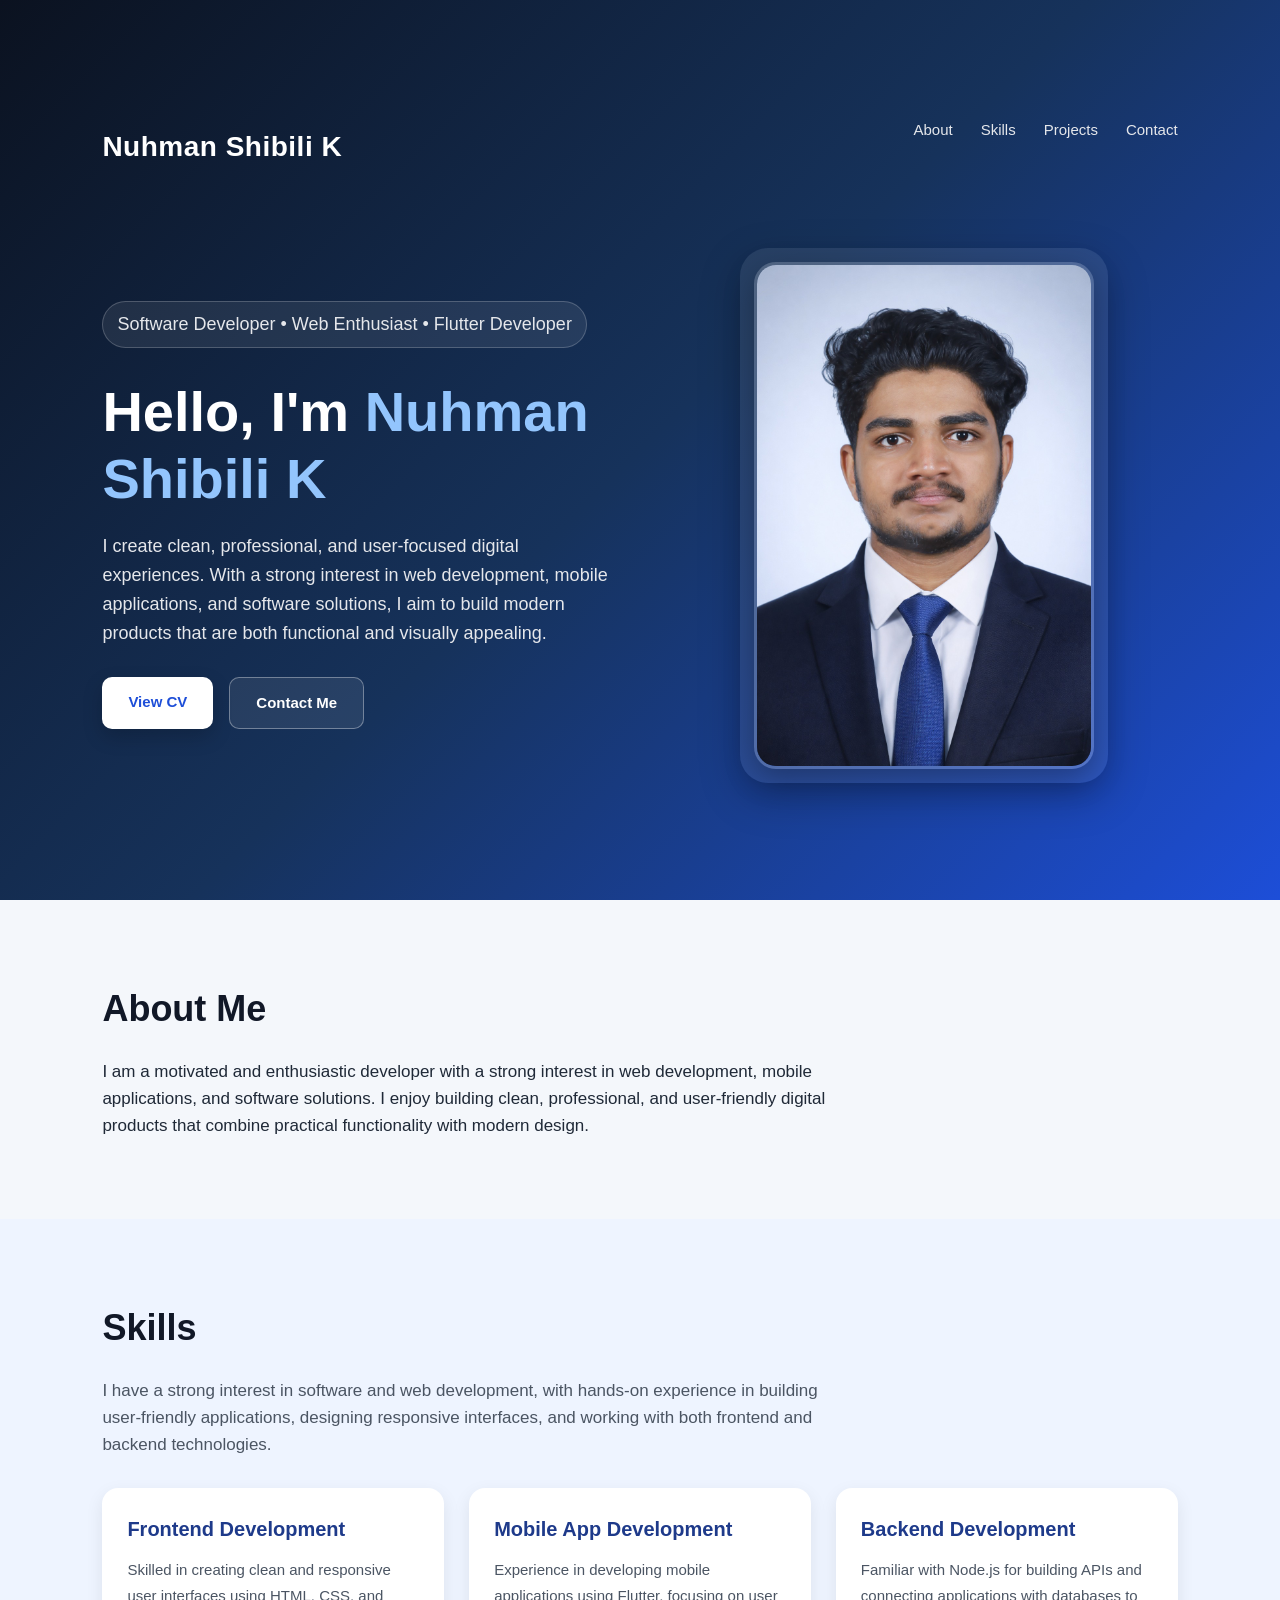
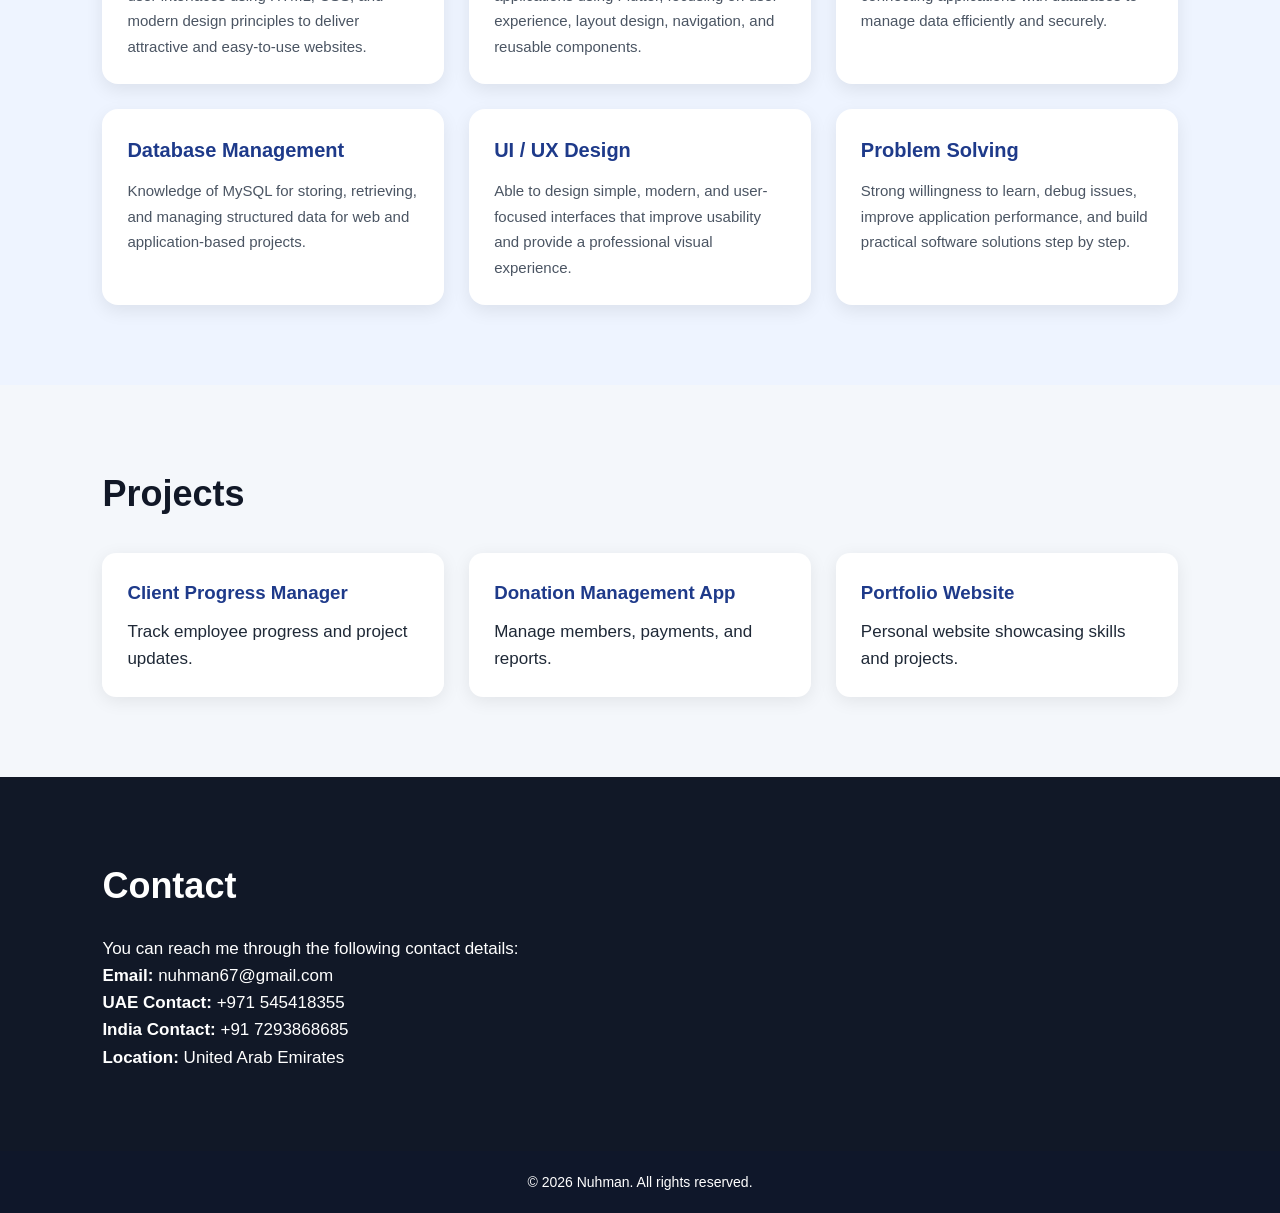
<file: index.html>
<!DOCTYPE html>
<html lang="en">
<head>
  <meta charset="UTF-8" />
  <meta name="viewport" content="width=device-width, initial-scale=1.0" />
  <title>Nuhman Shibili K | Personal Website</title>
  <link rel="stylesheet" href="style.css" />
</head>
<body>

 <header class="hero">
  <nav class="navbar">
    <div class="logo">Nuhman Shibili K</div>
    <ul class="nav-links">
      <li><a href="#about">About</a></li>
      <li><a href="#skills">Skills</a></li>
      <li><a href="#projects">Projects</a></li>
      <li><a href="#contact">Contact</a></li>
    </ul>
  </nav>

  <div class="hero-content">
    <div class="hero-text">
      <p class="hero-tag">Software Developer • Web Enthusiast • Flutter Developer</p>
      <h1>Hello, I'm <span>Nuhman Shibili K</span></h1>
      <p class="hero-description">
        I create clean, professional, and user-focused digital experiences.
        With a strong interest in web development, mobile applications, and
        software solutions, I aim to build modern products that are both
        functional and visually appealing.
      </p>

      <div class="hero-buttons">
        <a href="https://drive.google.com/file/d/1Q_I0vTvMLSUlbXlq3_za-DOhtLT3jp_V/view?usp=sharing" class="btn primary-btn" target="_blank">View CV</a>
        <a href="#contact" class="btn secondary-btn">Contact Me</a>
      </div>
    </div>

    <div class="hero-image">
      <div class="image-box">
        <img src="profile.jpeg" alt="Profile Photo" />
      </div>
    </div>
  </div>
</header>

  <section id="about" class="section">
    <div class="container">
      <h2>About Me</h2>
      <p>
  I am a motivated and enthusiastic developer with a strong interest in web development,
  mobile applications, and software solutions. I enjoy building clean, professional,
  and user-friendly digital products that combine practical functionality with modern design.
</p>
    </div>
  </section>

  <section id="skills" class="section light">
  <div class="container">
    <h2>Skills</h2>
    <p class="section-description">
      I have a strong interest in software and web development, with hands-on experience
      in building user-friendly applications, designing responsive interfaces, and working
      with both frontend and backend technologies.
    </p>

    <div class="skills-grid">
      <div class="skill-box">
        <h3>Frontend Development</h3>
        <p>
          Skilled in creating clean and responsive user interfaces using HTML, CSS,
          and modern design principles to deliver attractive and easy-to-use websites.
        </p>
      </div>

      <div class="skill-box">
        <h3>Mobile App Development</h3>
        <p>
          Experience in developing mobile applications using Flutter, focusing on
          user experience, layout design, navigation, and reusable components.
        </p>
      </div>

      <div class="skill-box">
        <h3>Backend Development</h3>
        <p>
          Familiar with Node.js for building APIs and connecting applications with
          databases to manage data efficiently and securely.
        </p>
      </div>

      <div class="skill-box">
        <h3>Database Management</h3>
        <p>
          Knowledge of MySQL for storing, retrieving, and managing structured data
          for web and application-based projects.
        </p>
      </div>

      <div class="skill-box">
        <h3>UI / UX Design</h3>
        <p>
          Able to design simple, modern, and user-focused interfaces that improve
          usability and provide a professional visual experience.
        </p>
      </div>

      <div class="skill-box">
        <h3>Problem Solving</h3>
        <p>
          Strong willingness to learn, debug issues, improve application performance,
          and build practical software solutions step by step.
        </p>
      </div>
    </div>
  </div>
</section>

 <section id="projects" class="section">
  <div class="container">
    <h2>Projects</h2>

    <div class="project-grid">

      <a href="Client_Manager_Progress.html" class="project-card">
        <h3>Client Progress Manager</h3>
        <p>Track employee progress and project updates.</p>
      </a>

      <a href="project2.html" class="project-card">
        <h3>Donation Management App</h3>
        <p>Manage members, payments, and reports.</p>
      </a>

      <a href="project3.html" class="project-card">
        <h3>Portfolio Website</h3>
        <p>Personal website showcasing skills and projects.</p>
      </a>

    </div>
  </div>
</section>

  <section id="contact" class="section dark">
  <div class="container">
    <h2>Contact</h2>
    <p>You can reach me through the following contact details:</p>
    <p><strong>Email:</strong> nuhman67@gmail.com</p>
    <p><strong>UAE Contact:</strong> +971 545418355</p>
    <p><strong>India Contact:</strong> +91 7293868685</p>
    <p><strong>Location:</strong> United Arab Emirates</p>
  </div>
</section>

  <footer>
    <p>© 2026 Nuhman. All rights reserved.</p>
  </footer>

</body>
</html>
</file>
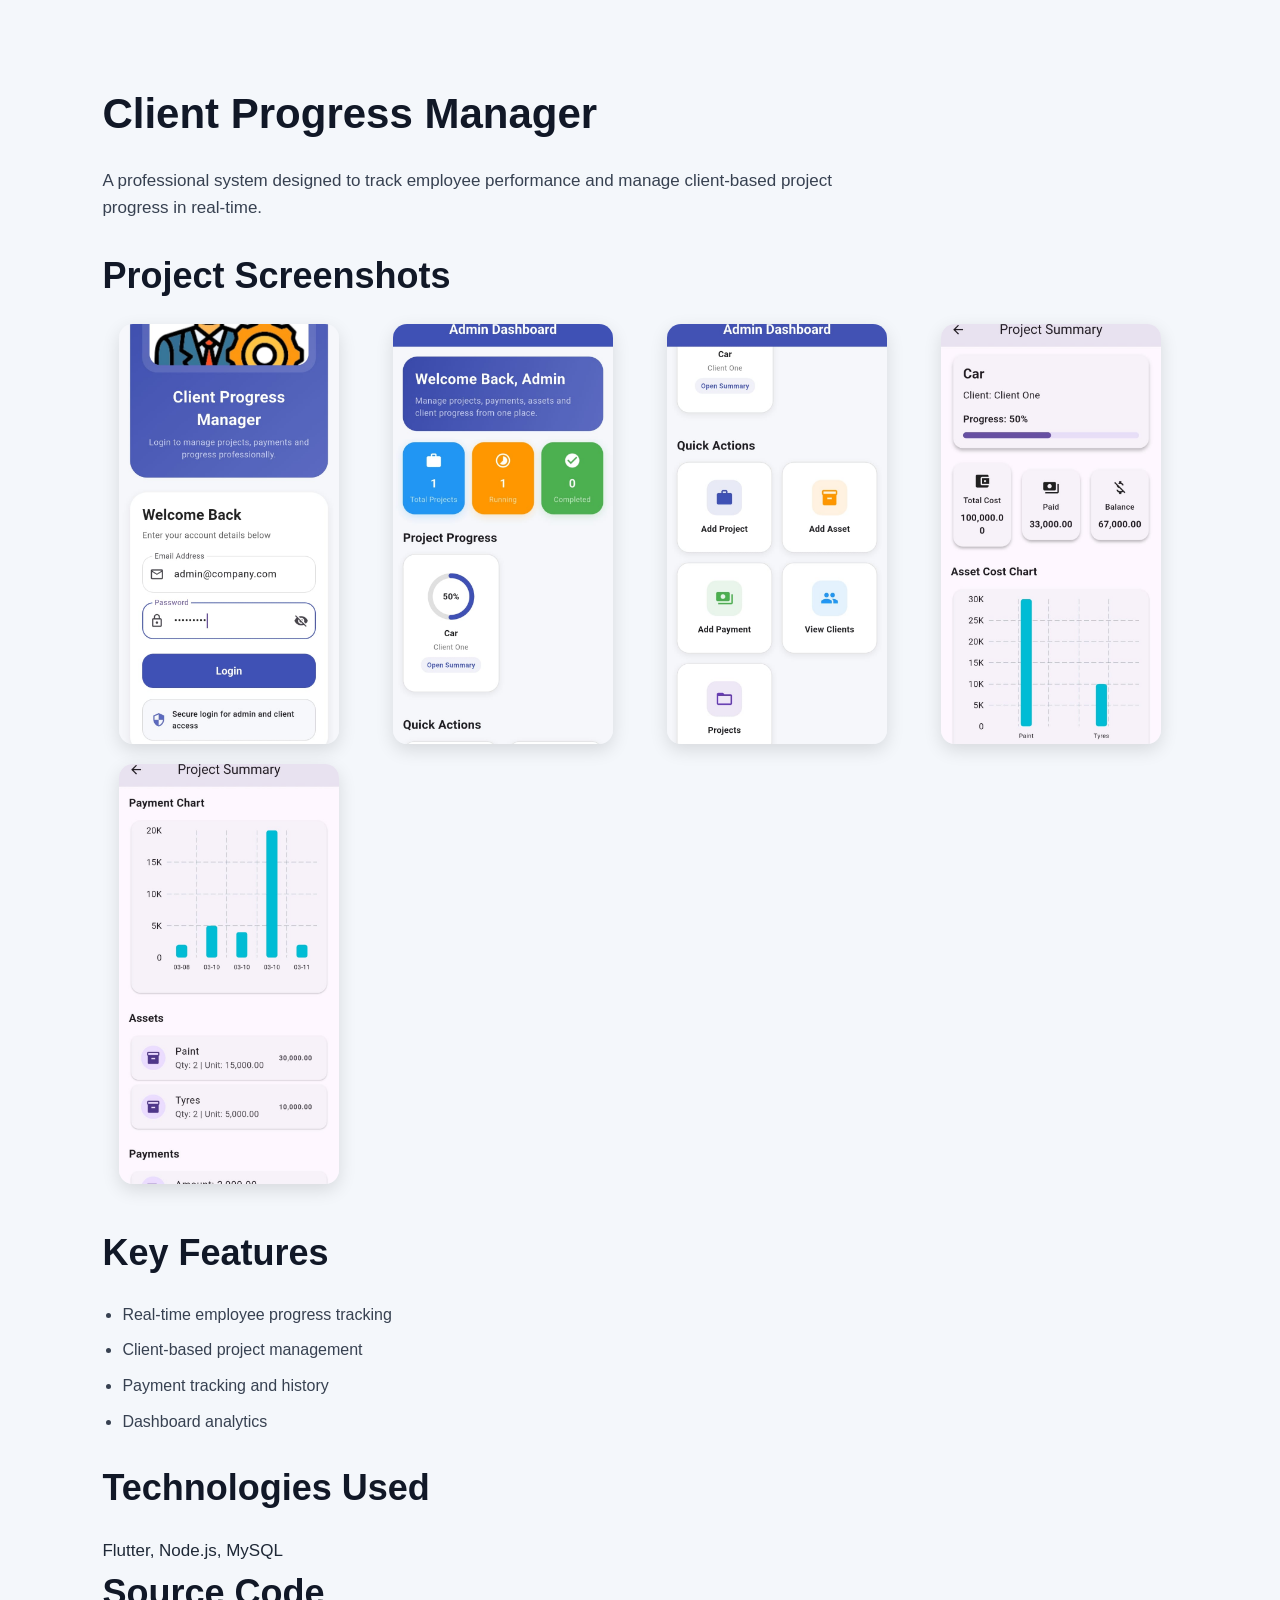
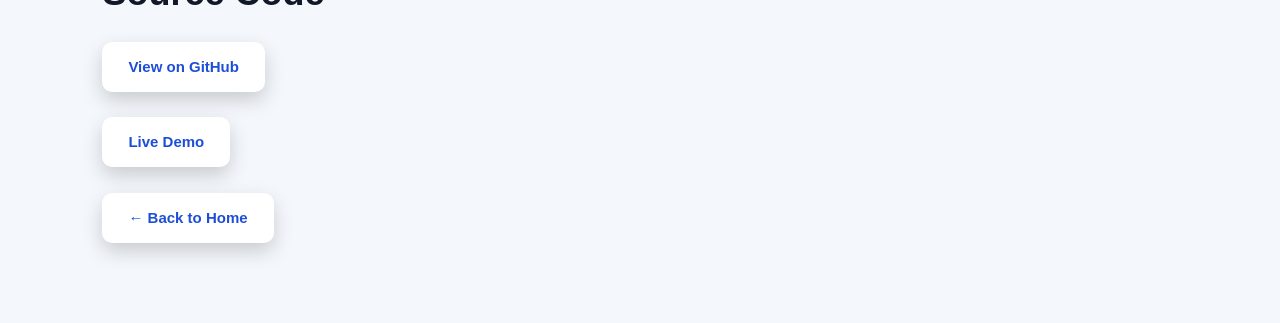
<file: Client_Manager_Progress.html>
<!DOCTYPE html>
<html lang="en">
<head>
  <meta charset="UTF-8">
  <title>Client Progress Manager</title>
  <link rel="stylesheet" href="style.css">
</head>
<body>

<section class="section">
  <div class="container">

    <h1>Client Progress Manager</h1>

    <p class="project-intro">
      A professional system designed to track employee performance and manage
      client-based project progress in real-time.
    </p>

    <!-- 🔹 Screenshots -->
    <h2>Project Screenshots</h2>

    <div class="project-images">
      <img src="project1-1.jpeg" alt="Login">
      <img src="project1-2.jpeg" alt="Dashboard">
      <img src="project1-3.jpeg" alt="Homepage">
      <img src="project1-4.jpeg" alt="Employee Progress">
      <img src="project1-5.jpeg" alt="Payments">
    </div>

    <!-- 🔹 Features -->
    <h2>Key Features</h2>
    <ul>
      <li>Real-time employee progress tracking</li>
      <li>Client-based project management</li>
      <li>Payment tracking and history</li>
      <li>Dashboard analytics</li>
    </ul>

    <!-- 🔹 Technologies -->
    <h2>Technologies Used</h2>
    <p>Flutter, Node.js, MySQL</p>

    <!-- 🔹 Source Code -->
    <h2>Source Code</h2>
    <a href="https://github.com/knuhman67-spec/Client-Progress-Manager-Application/tree/main" target="_blank" class="btn">
      View on GitHub
    </a>
    <br><br>
<a href="#" class="btn">Live Demo</a>

    <!-- 🔹 Back Button -->
    <br><br>
    <a href="index.html" class="btn">← Back to Home</a>

  </div>
</section>

</body>
</html>
</file>
<file: style.css>
* {
  margin: 0;
  padding: 0;
  box-sizing: border-box;
}

html {
  scroll-behavior: smooth;
}

body {
  font-family: "Segoe UI", Arial, sans-serif;
  background: #f4f7fb;
  color: #1f2937;
  line-height: 1.6;
}

/* HERO SECTION */
.hero {
  min-height: 100vh;
  background: linear-gradient(135deg, #0b1220, #16325b, #1d4ed8);
  color: white;
  padding: 25px 8%;
  display: flex;
  flex-direction: column;
  justify-content: center;
}

.navbar {
  display: flex;
  justify-content: space-between;
  align-items: center;
  margin-bottom: 70px;
}

.logo {
  font-size: 28px;
  font-weight: 700;
  letter-spacing: 0.5px;
  color: #ffffff;
}

.nav-links {
  display: flex;
  list-style: none;
  gap: 28px;
}

.nav-links a {
  color: #e5e7eb;
  text-decoration: none;
  font-size: 15px;
  font-weight: 500;
  transition: 0.3s ease;
}

.nav-links a:hover {
  color: #93c5fd;
}

.hero-content {
  display: flex;
  align-items: center;
  justify-content: space-between;
  gap: 60px;
  flex-wrap: wrap;
}

.hero-text {
  flex: 1;
  min-width: 300px;
}

.hero-tag {
  display: inline-block;
  margin-bottom: 18px;
  padding: 8px 14px;
  border: 1px solid rgba(255, 255, 255, 0.2);
  border-radius: 30px;
  font-size: 14px;
  color: #dbeafe;
  background: rgba(255, 255, 255, 0.08);
}

.hero-text h1 {
  font-size: 56px;
  line-height: 1.2;
  margin-bottom: 20px;
  font-weight: 700;
}

.hero-text h1 span {
  color: #93c5fd;
}

.hero-description,
.hero-text p {
  max-width: 620px;
  font-size: 18px;
  color: #e5e7eb;
  margin-bottom: 30px;
}

.hero-buttons {
  display: flex;
  gap: 16px;
  flex-wrap: wrap;
}

.btn {
  display: inline-block;
  padding: 13px 26px;
  border-radius: 10px;
  text-decoration: none;
  font-weight: 600;
  font-size: 15px;
  transition: all 0.3s ease;
  background: #ffffff;
  color: #1d4ed8;
  box-shadow: 0 8px 20px rgba(0, 0, 0, 0.18);
}

.btn:hover {
  background: #dbeafe;
  transform: translateY(-2px);
}

.primary-btn {
  background: #ffffff;
  color: #1d4ed8;
}

.secondary-btn {
  border: 1px solid rgba(255, 255, 255, 0.35);
  color: white;
  background: rgba(255, 255, 255, 0.08);
  box-shadow: none;
}

.secondary-btn:hover {
  background: rgba(255, 255, 255, 0.18);
  color: white;
}

.hero-image {
  flex: 1;
  min-width: 280px;
  display: flex;
  justify-content: center;
}

.image-box {
  position: relative;
  padding: 14px;
  border-radius: 28px;
  background: rgba(255, 255, 255, 0.08);
  box-shadow: 0 14px 40px rgba(0, 0, 0, 0.25);
}

.image-box img,
.hero-image img {
  width: 340px;
  max-width: 100%;
  display: block;
  border-radius: 22px;
  object-fit: cover;
  border: 3px solid rgba(255, 255, 255, 0.18);
  box-shadow: 0 10px 30px rgba(0, 0, 0, 0.3);
}

/* COMMON SECTION */
.section {
  padding: 80px 8%;
}

.section h1 {
  font-size: 42px;
  margin-bottom: 20px;
  color: #111827;
}

.section h2 {
  font-size: 36px;
  margin-bottom: 20px;
  color: #111827;
}

.section p {
  max-width: 750px;
  font-size: 17px;
}

.light {
  background: #eef4ff;
}

.dark {
  background: #111827;
  color: white;
}

.dark h2,
.dark h1 {
  color: white;
}

.container {
  max-width: 1100px;
  margin: auto;
}

/* ABOUT / SKILLS */
.section-description {
  max-width: 800px;
  margin-bottom: 30px;
  font-size: 17px;
  color: #4b5563;
}

.cards {
  display: flex;
  flex-wrap: wrap;
  gap: 20px;
  margin-top: 30px;
}

.card {
  background: white;
  padding: 18px 28px;
  border-radius: 12px;
  box-shadow: 0 4px 14px rgba(0, 0, 0, 0.08);
  font-weight: 600;
}

.skills-grid {
  display: grid;
  grid-template-columns: repeat(auto-fit, minmax(260px, 1fr));
  gap: 25px;
  margin-top: 30px;
}

.skill-box {
  background: white;
  padding: 25px;
  border-radius: 16px;
  box-shadow: 0 6px 18px rgba(0, 0, 0, 0.08);
  transition: transform 0.3s ease, box-shadow 0.3s ease;
}

.skill-box:hover {
  transform: translateY(-5px);
  box-shadow: 0 10px 24px rgba(0, 0, 0, 0.12);
}

.skill-box h3 {
  font-size: 20px;
  margin-bottom: 12px;
  color: #1e3a8a;
}

.skill-box p {
  font-size: 15px;
  color: #4b5563;
  line-height: 1.7;
}

/* PROJECTS ON HOME PAGE */
.project-grid {
  display: grid;
  grid-template-columns: repeat(auto-fit, minmax(250px, 1fr));
  margin-top: 30px;
  gap: 25px;
}

.project-card {
  display: block;
  text-decoration: none;
  background: white;
  padding: 25px;
  border-radius: 14px;
  box-shadow: 0 4px 18px rgba(0, 0, 0, 0.08);
  transition: 0.3s ease;
  color: #1f2937;
}

.project-card:hover {
  transform: translateY(-6px);
  box-shadow: 0 10px 28px rgba(0, 0, 0, 0.15);
}

.project-card h3 {
  margin-bottom: 10px;
  color: #1e3a8a;
}

/* PROJECT DETAIL PAGE */
.project-intro {
  font-size: 18px;
  margin-bottom: 25px;
  color: #374151;
}

.project-images {
  display: grid;
  grid-template-columns: repeat(auto-fit, minmax(220px, 1fr));
  gap: 20px;
  margin: 20px 0 40px;
  justify-items: center;
}

.project-images img {
  width: 100%;
  max-width: 220px;
  height: 420px;
  object-fit: cover;
  border-radius: 14px;
  box-shadow: 0 6px 18px rgba(0, 0, 0, 0.12);
  display: block;
  transition: transform 0.3s ease;
}

.project-images img:hover {
  transform: scale(1.04);
}

/* LISTS */
ul {
  margin: 0 0 25px 20px;
}

ul li {
  margin-bottom: 10px;
  font-size: 16px;
  color: #374151;
}

/* FOOTER */
footer {
  background: #0f172a;
  color: white;
  text-align: center;
  padding: 20px;
  font-size: 14px;
}

/* RESPONSIVE */
@media (max-width: 768px) {
  .navbar {
    flex-direction: column;
    gap: 18px;
    margin-bottom: 40px;
  }

  .nav-links {
    flex-wrap: wrap;
    justify-content: center;
  }

  .hero-content {
    text-align: center;
    gap: 40px;
  }

  .hero-text h1 {
    font-size: 38px;
  }

  .hero-description,
  .hero-text p {
    margin-left: auto;
    margin-right: auto;
    font-size: 16px;
  }

  .hero-buttons {
    justify-content: center;
  }

  .section {
    padding: 60px 6%;
  }

  .section h1 {
    font-size: 32px;
  }

  .section h2 {
    font-size: 28px;
  }

  .project-images {
    grid-template-columns: 1fr;
  }

  .project-images img {
    max-width: 200px;
    height: 360px;
  }
}
</file>
